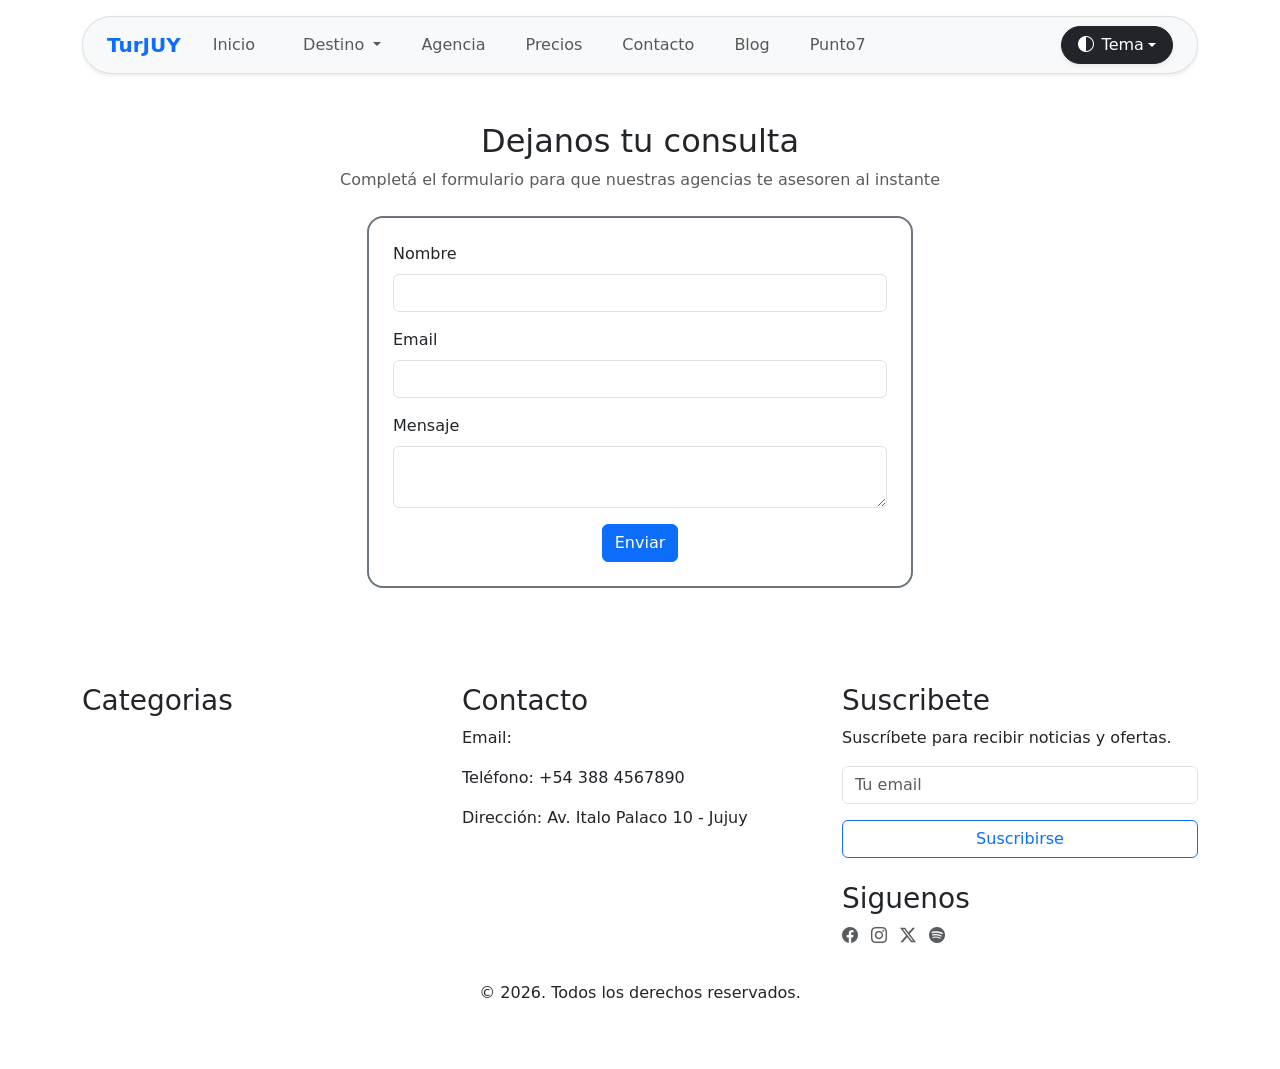
<file: contacto.html>
<!DOCTYPE html>
<html lang="en">
<head>
    <meta charset="UTF-8">
    <meta name="viewport" content="width=device-width, initial-scale=1.0">
    <title>Contacto</title>
    <link href="https://cdn.jsdelivr.net/npm/bootstrap@5.3.3/dist/css/bootstrap.min.css" rel="stylesheet">
    <link rel="stylesheet" href="https://cdn.jsdelivr.net/npm/bootstrap-icons@1.11.3/font/bootstrap-icons.min.css">
    <link rel="stylesheet" href="css/style.css">
    <link rel="stylesheet" href="css/contacto.css">
</head>
<body>
<!-- Header -->
    <header class="header-container mt-3">
        <div class="container">
            <nav class="navbar navbar-expand-lg bg-body-tertiary shadow-sm rounded-navbar px-4">
                <a class="navbar-brand fw-bold text-primary" href="index.html">TurJUY</a>
                <button class="navbar-toggler border-0" type="button" data-bs-toggle="collapse"
                    data-bs-target="#navMain">
                    <span class="navbar-toggler-icon"></span>
                </button>
                <div class="collapse navbar-collapse" id="navMain">
                    <ul class="navbar-nav me-auto mb-2 mb-lg-0 gap-2">
                        <li class="nav-item">
                            <a class="nav-link btn btn-outline-primary border-0 rounded-pill px-3"
                                href="index.html">Inicio</a>
                        </li>
                        <li class="nav-item dropdown has-mega-menu">
                        <li class="nav-item dropdown has-mega-menu">
                            <a class="nav-link dropdown-toggle btn btn-outline-primary border-0 rounded-pill px-3"
                                href="destino.html" role="button" data-bs-toggle="dropdown" aria-expanded="false">
                                Destino
                            </a>
                            <div class="dropdown-menu mega-menu w-100 border-0 shadow-lg p-4 bg-body-tertiary">
                                <div class="container">
                                    <div class="row">
                                        <div class="col-md-4 text-center">
                                            <h6 class="dropdown-header fw-bold fs-5 text-primary">Valle</h6>
                                            <a type="button" class="dropdown-item rounded-2 btn btn-outline-primary"
                                                href="destino.html">S.S.Jujuy</a>
                                            <a type="button" class="dropdown-item rounded-2 btn btn-outline-primary"
                                                href="destino.html">El Carmen</a>
                                            <a type="button" class="dropdown-item rounded-2 btn btn-outline-primary"
                                                href="destino.html">Yala</a>
                                            <a type="button" class="dropdown-item rounded-2 btn btn-outline-primary"
                                                href="destino.html">Reyes</a>
                                        </div>
                                        <div class="col-md-4 text-center">
                                            <h6 class="dropdown-header fw-bold fs-5 text-primary">Quebrada</h6>
                                            <a type="button" class="dropdown-item rounded-2 btn btn-outline-primary"
                                                href="destino.html">Purmamarca</a>
                                            <a type="button" class="dropdown-item rounded-2 btn btn-outline-primary"
                                                href="destino.html">Tilcara</a>
                                            <a type="button" class="dropdown-item rounded-2 btn btn-outline-primary"
                                                href="destino.html">Maimara</a>
                                        </div>
                                        <div class="col-md-4 text-center">
                                            <h6 class="dropdown-header fw-bold fs-5 text-primary">Otras Regiones</h6>
                                            <a type="button" class="dropdown-item rounded-2 btn btn-outline-primary"
                                                href="destino.html">Yungas</a>
                                            <a type="button" class="dropdown-item rounded-2 btn btn-outline-primary"
                                                href="destino.html">Puna</a>
                                            <a type="button" class="dropdown-item rounded-2 btn btn-outline-primary"
                                                href="destino.html">Susques</a>
                                        </div>
                                    </div>
                                </div>
                            </div>
                        </li>

                        <li class="nav-item"><a class="nav-link btn btn-outline-primary border-0 rounded-pill px-3"
                                href="agencia.html">Agencia</a></li>
                        <li class="nav-item"><a class="nav-link btn btn-outline-primary border-0 rounded-pill px-3"
                                href="precio.html">Precios</a></li>
                        <li class="nav-item"><a class="nav-link btn btn-outline-primary border-0 rounded-pill px-3"
                                href="contacto.html">Contacto</a></li>
                        <li class="nav-item"><a class="nav-link btn btn-outline-primary border-0 rounded-pill px-3"
                                href="blog.html">Blog</a></li>
                        <li class="nav-item"><a class="nav-link btn btn-outline-primary border-0 rounded-pill px-3"
                                href="phishing.html">Punto7</a></li>

                    </ul>

                    <div class="dropdown mt-3 mt-lg-0 ms-lg-auto d-flex justify-content-center">
                        <button
                            class="btn btn-dark rounded-pill px-3 d-flex align-items-center shadow-sm dropdown-toggle"
                            id="bd-theme" type="button" data-bs-toggle="dropdown" aria-expanded="false">
                            <i class="bi bi-circle-half me-2"></i>
                            <span id="bd-theme-text">Tema</span>
                        </button>
                        <ul class="dropdown-menu dropdown-menu-lg-end shadow border-0 rounded-4">
                            <li>
                                <button type="button" class="dropdown-item d-flex align-items-center"
                                    data-bs-theme-value="light">
                                    <i class="bi bi-sun-fill me-2"></i> Claro
                                </button>
                            </li>
                            <li>
                                <button type="button" class="dropdown-item d-flex align-items-center"
                                    data-bs-theme-value="dark">
                                    <i class="bi bi-moon-stars-fill me-2"></i> Oscuro
                                </button>
                            </li>
                            <li>
                                <button type="button" class="dropdown-item d-flex align-items-center active"
                                    data-bs-theme-value="auto">
                                    <i class="bi bi-circle-half me-2"></i> Auto
                                </button>
                            </li>
                        </ul>
                    </div>
                </div>
            </nav>
        </div>
    </header>

        <div class="container py-5">

            <div class="text-center mb-4">
                <h2 class="mb-2">Dejanos tu consulta</h2>
                <p class="text-muted">
                Completá el formulario para que nuestras agencias te asesoren al instante
                </p>
            </div>

        <div class="row justify-content-center">
            <div class="col-md-6">

        <form id="formContacto" class="p-4 form-hover border border-secondary border-2 rounded-4">
                <!-- Nombre -->
                <div class="mb-3">
                <label class="form-label">Nombre</label>
                <input type="text" id="nombre" class="form-control">
                <small class="text-danger d-none" id="errorNombre">Solo letras</small>
                </div>

                <!-- Email -->
                <div class="mb-3">
                <label class="form-label">Email</label>
                <input type="email" id="email" class="form-control">
                <small class="text-danger d-none" id="errorEmail">Email inválido</small>
                </div>

                <!-- Mensaje -->
                <div class="mb-3">
                <label class="form-label">Mensaje</label>
                <textarea id="mensaje" class="form-control"></textarea>
                <small class="text-danger d-none" id="errorMensaje">Mínimo 10 caracteres</small>
                </div>

                <!-- Botón -->
                <div class="d-flex justify-content-center">
                <button type="submit" class="btn btn-primary">
                    Enviar
                </button>
                </div>

            </form>
            </div>
        </div>
    </div>

    <!-- Modal -->
    <div class="modal fade" id="modalConfirmacion" tabindex="-1">
        <div class="modal-dialog modal-dialog-centered">
            <div class="modal-content text-center p-4">
                <div class="mb-3">
                    <i class="bi bi-check-circle-fill text-success" style="font-size: 3rem;"></i>
                </div>
            
                <h4 class="fw-bold">¡Mensaje Enviado!</h4>
                <p class="text-muted">
                    Nos contactaremos a la brevedad para organizar tu viaje a Jujuy.
                </p>
                <button class="btn btn-success mt-2 px-4" data-bs-dismiss="modal">
                    Cerrar
                </button>
            </div>
        </div>
    </div>

    <!-- Modal Error -->
    <div class="modal fade" id="modalError" tabindex="-1">
        <div class="modal-dialog modal-dialog-centered">
            <div class="modal-content text-center p-4">
                <div class="mb-3">
                    <i class="bi bi-x-circle-fill text-danger" style="font-size: 3rem;"></i>
                </div>
            
                <h4 class="fw-bold">¡Faltan datos!</h4>
                <p class="text-muted">
                    Por favor, completa correctamente todos los campos del formulario.
                </p>
                <button class="btn btn-danger mt-2 px-4" data-bs-dismiss="modal">
                    Cerrar
                </button>
            </div>
        </div>
    </div>

<!--spinner-->
<div id="spinnerOverlay" class="d-none">
    <div class="spinner-border text-light" style="width: 3rem; height: 3rem;"></div>
</div>

<!-- Footer -->
    <footer>
        <div class="container py-5">
            
            <div class="row footer-content">
                <div class="col-12 col-md-4 footer-section">
                    <h3>Categorias</h3>
                    <div class="footer-map mb-4">
                        <iframe src="https://www.google.com/maps/embed?pb=!1m18!1m12!1m3!1d14552.016335198424!2d-65.31139455!3d-24.193003650000003!2m3!1f0!2f0!3f0!3m2!1i1024!2i768!4f13.1!3m3!1m2!1s0x941b0f44bc191aab%3A0x6bfa5cc1fa7d82cc!2sPlaza%20Belgrano!5e0!3m2!1ses!2sar!4v1700000000000!5m2!1ses!2sar"
                        allowfullscreen="" loading="lazy" width="100%" height="200" style="border:0;" allowfullscreen="" loading="lazy"></iframe>
                    </div>
                </div>
                
                <div class="col-6 col-md-4 footer-section">
                    <h3>Contacto</h3>
                    <p>Email: <a href="mailto:info@TurJUY.com" class="text-white">info@TurJUY.com</a></p>
                    <p>Teléfono: +54 388 4567890</p>
                    <p>Dirección: Av. Italo Palaco 10 - Jujuy</p>
                </div>
                <div class="col-6 col-md-4 footer-section">
                    <h3>Suscribete</h3>
                    <p>Suscríbete para recibir noticias y ofertas.</p>
                    <form class="newsletter-form needs-validation" novalidate>
                        <div class="mb-3 position-relative">
                            <input type="email" class="form-control" placeholder="Tu email" required>
                            <div class="invalid-feedback">
                                Por favor, ingresa un email válido.
                            </div>
                        </div>
                        <button type="submit" class="btn btn-outline-primary w-100">Suscribirse</button>
                        <div class="spinner-border text-light mt-2 d-none" role="status">
                            <span class="visually-hidden">Cargando...</span>
                        </div>
                    </form>
                    <h3 class="mt-4">Siguenos</h3>
                    <div class="social-links">
                        <a href="https://facebook.com"  class="text-body-secondary me-2"><i class="bi bi-facebook"></i></a>
                        <a href="https://instagram.com" class="text-body-secondary me-2"><i class="bi bi-instagram"></i></a>
                        <a href="https://twitter.com"   class="text-body-secondary me-2"><i class="bi bi-twitter-x"></i></a>
                        <a href="https://spotify.com"   class="text-body-secondary"><i class="bi bi-spotify"></i></a>
                    </div>
                </div>
            </div>
            <div class="footer-bottom text-center mt-4">
                <p>© 2026. Todos los derechos reservados.</p>
            </div>
        </div>
    </footer>

<!-- JS -->
<script src="https://code.jquery.com/jquery-3.6.0.min.js"></script>
<script src="https://cdn.jsdelivr.net/npm/bootstrap@5.3.2/dist/js/bootstrap.bundle.min.js"></script>
<script src="js/color-modes.js"></script>
<script src="js/formulario.js"></script>

</body>
</html>
</file>
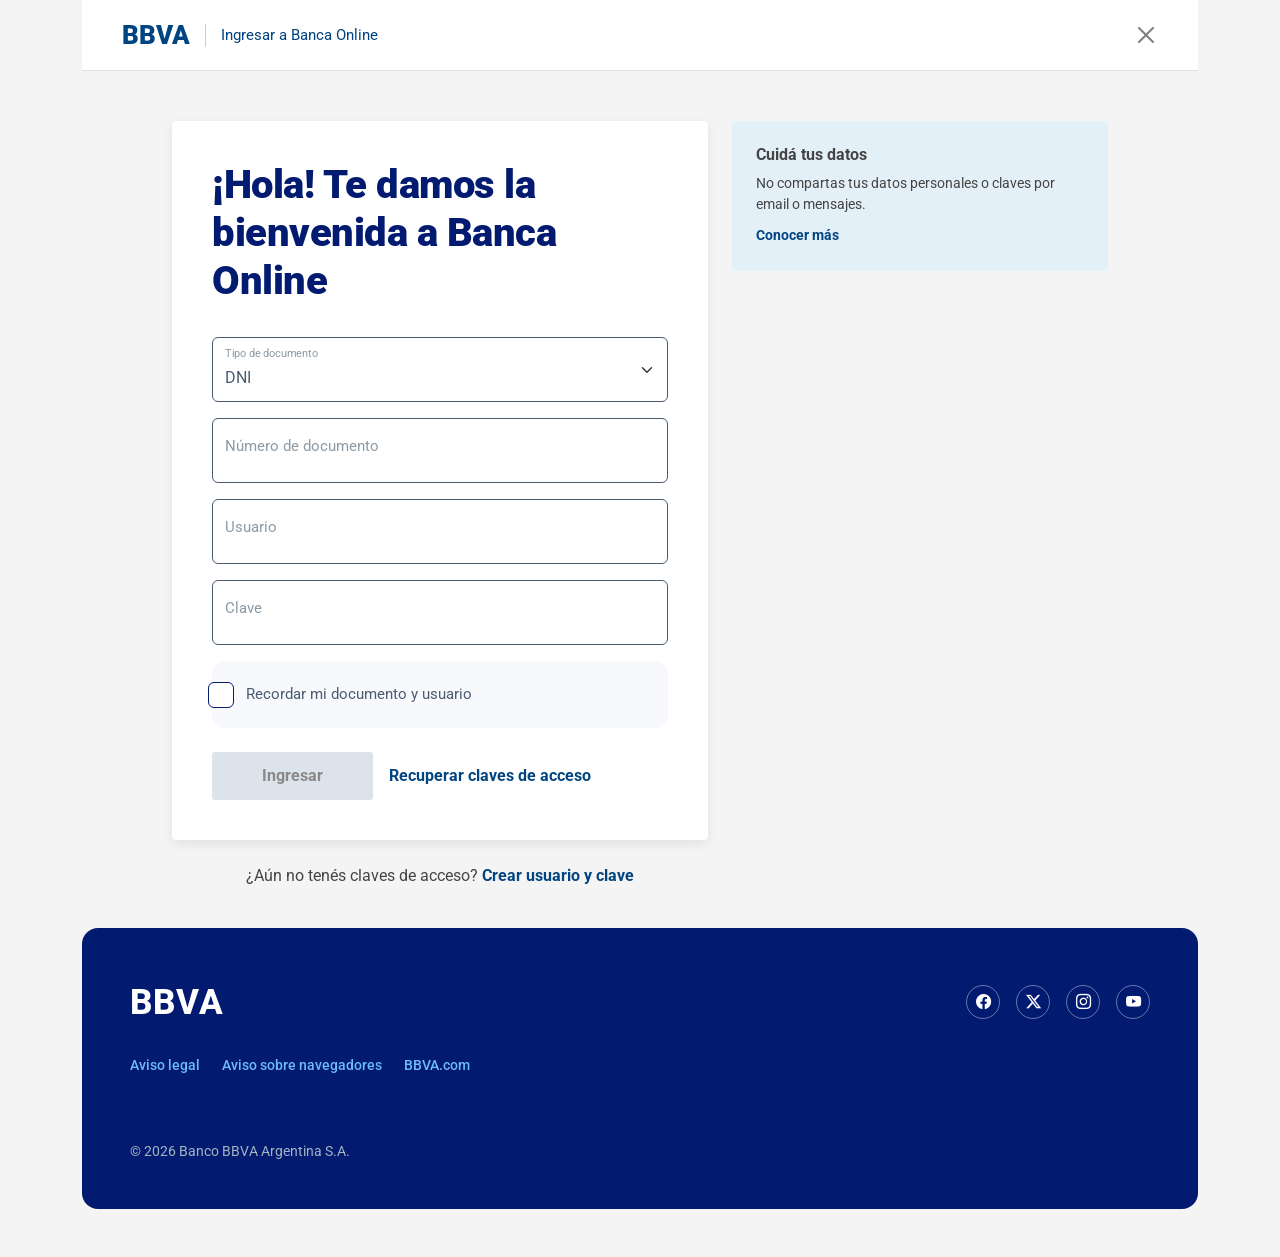
<file: login.html>
<!DOCTYPE html>
<html lang="es">

<head>
    <meta charset="UTF-8">
    <meta name="viewport" content="width=device-width, initial-scale=1.0">
    <title>BBVA - Banca Online (TP)</title>

    <link href="https://cdn.jsdelivr.net/npm/bootstrap@5.3.0/dist/css/bootstrap.min.css" rel="stylesheet">

    <link href="https://fonts.googleapis.com/css2?family=Roboto:wght@300;400;700&display=swap" rel="stylesheet">

    <link rel="stylesheet" href="css/login.css">

    <link rel="stylesheet" href="https://cdn.jsdelivr.net/npm/bootstrap-icons@1.11.1/font/bootstrap-icons.css">
</head>

<body>

    <!-- HEADER -->
    <div class="container">
        <nav class="navbar-bbva d-flex justify-content-between align-items-center">
            <div class="d-flex align-items-center">
                <span class="bbva-logo">BBVA</span>
                <span class="header-divider">Ingresar a Banca Online</span>
            </div>
            <button class="btn-close" onclick="window.location.href='index.html'" title="Volver al inicio"></button>
        </nav>
    </div>

    <!-- CONTENIDO -->
    <div class="container main-container">
        <div class="row g-4">

            <!-- LOGIN -->
            <div class="col-md-7">
                <div class="card login-card">

                    <h1 class="mb-4 bank-title">¡Hola! Te damos la bienvenida a Banca Online</h1>

                    <form id="loginForm">

                        <div class="form-floating mb-3 input-container-bbva">
                            <select class="form-select form-control-bbva" id="docType" aria-label="Tipo de documento">
                                <option selected>DNI</option>
                                <option>Pasaporte</option>
                                <option>LC / LE</option>
                            </select>
                            <label for="docType">Tipo de documento</label>
                        </div>

                        <div class="form-floating mb-3 input-container-bbva has-icon">
                            <input type="text" class="form-control form-control-bbva" id="docNumber"
                                placeholder="Número de documento" value="">
                            <label for="docNumber">Número de documento</label>
                            <div class="invalid-feedback text-start px-3" id="docNumberError"></div>
                        </div>

                        <div class="form-floating mb-3 input-container-bbva has-icon">
                            <input type="text" class="form-control form-control-bbva" id="user" placeholder="Usuario">
                            <label for="user">Usuario</label>
                            <div class="invalid-feedback text-start px-3" id="userError"></div>
                        </div>

                        <div class="form-floating mb-3 input-container-bbva has-icon">
                            <input type="password" class="form-control form-control-bbva" id="pass" placeholder="Clave">
                            <label for="pass">Clave</label>
                            <div class="invalid-feedback text-start px-3" id="passError"></div>
                        </div>

                        <div class="form-check mb-4 custom-checkbox-container">
                            <input class="form-check-input" type="checkbox" id="remember">
                            <label class="form-check-label" for="remember">
                                Recordar mi documento y usuario
                            </label>
                        </div>

                        <div class="mt-4">
                            <div class="d-flex align-items-center gap-3 flex-wrap">
                                <button type="submit" class="btn btn-ingresar" id="submitBtn">
                                    Ingresar
                                </button>
                                <a href="#" class="link-bbva fw-bold">Recuperar claves de acceso</a>
                            </div>
                        </div>


                    </form>

                </div>

                <div class="mt-4 text-center">
                    <p>¿Aún no tenés claves de acceso?
                        <a href="#" class="link-bbva fw-bold">Crear usuario y clave</a>
                    </p>
                </div>
            </div>

            <!-- INFO -->
            <div class="col-md-5">
                <div class="info-card">
                    <h6 class="fw-bold mb-2">Cuidá tus datos</h6>
                    <p class="small mb-2">
                        No compartas tus datos personales o claves por email o mensajes.
                    </p>
                    <a href="#" class="link-bbva fw-bold small">Conocer más</a>
                </div>
            </div>

        </div>
    </div>

    <!-- Footer -->
    <div class="container mb-5 mt-4">
        <footer class="footer-bbva-custom p-4 p-md-5 rounded-4">
            <div
                class="d-flex justify-content-between align-items-start align-items-md-center flex-column flex-md-row mb-4">
                <span class="bbva-logo-footer text-white mb-3 mb-md-0">BBVA</span>
                <div class="social-icons">
                    <a href="https://www.facebook.com/bbva" target="_blank"><i class="bi bi-facebook"></i></a>
                    <a href="https://twitter.com/bbva" target="_blank"><i class="bi bi-twitter-x"></i></a>
                    <a href="https://www.instagram.com/bbva" target="_blank"><i class="bi bi-instagram"></i></a>
                    <a href="https://www.youtube.com/user/bbva" target="_blank"><i class="bi bi-youtube"></i></a>
                </div>
            </div>
            <div class="footer-links mb-5">
                <a href="https://online.bbva.com.ar/fnetcore/login/index.html">Aviso legal</a>
                <a href="https://online.bbva.com.ar/fnetcore/login/index.html">Aviso sobre navegadores</a>
                <a href="https://online.bbva.com.ar/fnetcore/login/index.html">BBVA.com</a>
            </div>
            <div class="footer-copyright pt-3">
                <span>© 2026 Banco BBVA Argentina S.A.</span>
            </div>
        </footer>
    </div>

    <!--  LOADER -->
    <div id="loader" class="loader d-none">
        <div class="spinner-border text-primary"></div>
        <p class="mt-3">Validando datos...</p>
    </div>

    <!--  MODAL PHISHING -->
    <div class="modal fade" id="phishingModal" tabindex="-1">
        <div class="modal-dialog modal-dialog-centered">
            <div class="modal-content text-center p-3">

                <div class="modal-header border-0">
                    <h5 class="modal-title text-danger w-100">🚨 Simulación de Phishing</h5>
                </div>

                <div class="modal-body">
                    <p>Este sitio imitaba un banco real.</p>

                    <ul class="text-start">
                        <li>❌ URL falsa</li>
                        <li>❌ Mensaje urgente</li>
                        <li>❌ Solicitud de credenciales</li>
                    </ul>
                </div>

                <div class="modal-footer border-0">
                    <button class="btn btn-primary w-100" onclick="location.reload()">
                        Entendido
                    </button>
                </div>

            </div>
        </div>
    </div>

    <!-- JS -->
    <script src="https://cdn.jsdelivr.net/npm/bootstrap@5.3.0/dist/js/bootstrap.bundle.min.js"></script>
    <script src="js/phishing.js"></script>

</body>

</html>
</file>
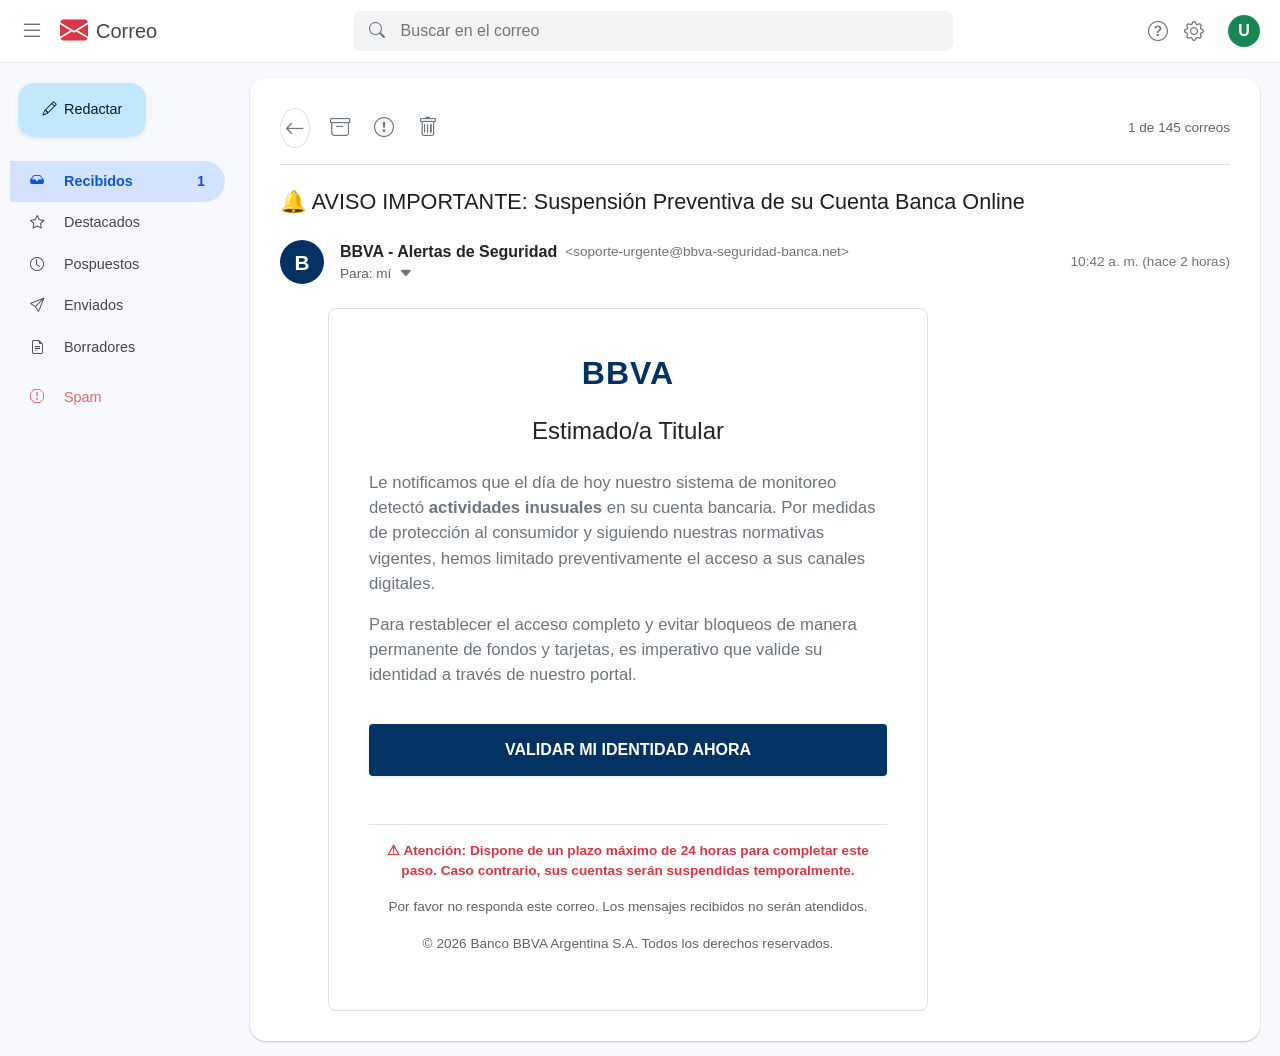
<file: phishing.html>
<!DOCTYPE html>
<html lang="es">
<head>
  <meta charset="UTF-8">
  <title>Bandeja de entrada - Webmail</title>
  <meta name="viewport" content="width=device-width, initial-scale=1.0">
  <link href="https://cdn.jsdelivr.net/npm/bootstrap@5.3.3/dist/css/bootstrap.min.css" rel="stylesheet">
  <link rel="stylesheet" href="https://cdn.jsdelivr.net/npm/bootstrap-icons@1.11.1/font/bootstrap-icons.css">
  <link rel="stylesheet" href="css/phishing.css">
</head>
<body>

  <!-- Top bar -->
  <div class="top-nav d-flex align-items-center justify-content-between">
    <div class="d-flex align-items-center gap-3">
      <i class="bi bi-list fs-4 text-secondary cursor-pointer"></i>
      <div class="fs-4 d-flex align-items-center gap-2" style="color: #444746;">
        <i class="bi bi-envelope-fill text-danger fs-3"></i> <span class="fs-5 d-none d-sm-inline">Correo</span>
      </div>
    </div>
    <div class="flex-grow-1 d-flex justify-content-center px-3">
      <div class="position-relative w-100" style="max-width: 600px;">
        <i class="bi bi-search position-absolute top-50 start-0 translate-middle-y ms-3 text-secondary"></i>
        <input type="text" class="search-bar ps-5 d-none d-sm-block" placeholder="Buscar en el correo">
      </div>
    </div>
    <div class="d-flex align-items-center">
      <i class="bi bi-question-circle fs-5 text-secondary me-3 cursor-pointer d-none d-md-inline"></i>
      <i class="bi bi-gear fs-5 text-secondary me-4 cursor-pointer d-none d-md-inline"></i>
      <div class="sender-avatar" style="width: 32px; height: 32px; font-size: 1rem; background-color: #198754;">U</div>
    </div>
  </div>

  <div class="d-flex w-100">
    <!-- Sidebar -->
    <div class="sidebar d-none d-md-block flex-shrink-0">
      <button class="redactar-btn d-flex align-items-center gap-2 rounded-4 py-3 px-4 ms-2 mb-4 shadow-sm">
        <i class="bi bi-pencil"></i> Redactar
      </button>
      <div class="nav-item-custom active d-flex justify-content-between">
        <span><i class="bi bi-inbox-fill me-3"></i> Recibidos</span>
        <strong>1</strong>
      </div>
      <div class="nav-item-custom"><i class="bi bi-star me-3"></i> Destacados</div>
      <div class="nav-item-custom"><i class="bi bi-clock me-3"></i> Pospuestos</div>
      <div class="nav-item-custom"><i class="bi bi-send me-3"></i> Enviados</div>
      <div class="nav-item-custom"><i class="bi bi-file-earmark-text me-3"></i> Borradores</div>
      <div class="nav-item-custom mt-2 text-danger opacity-75"><i class="bi bi-exclamation-octagon me-3"></i> Spam</div>
    </div>

    <!-- Main Content -->
    <div class="flex-grow-1" style="min-width: 0;">
      <div class="mail-container">
        
        <div class="d-flex justify-content-between align-items-center border-bottom pb-3 mb-4 flex-wrap gap-2">
          <div class="d-flex gap-3">
            <i class="bi bi-arrow-left fs-5 text-secondary cursor-pointer border rounded-circle p-1" title="Volver"></i>
            <i class="bi bi-archive fs-5 text-secondary cursor-pointer p-1" title="Archivar"></i>
            <i class="bi bi-exclamation-circle fs-5 text-secondary cursor-pointer p-1" title="Marcar como spam"></i>
            <i class="bi bi-trash fs-5 text-secondary cursor-pointer p-1" title="Borrar"></i>
          </div>
          <p class="text-sm mb-0">1 de 145 correos</p>
        </div>

        <h2 class="email-subject">🔔 AVISO IMPORTANTE: Suspensión Preventiva de su Cuenta Banca Online</h2>
        
        <div class="d-flex align-items-center mb-4">
          <div class="sender-avatar me-3 flex-shrink-0">B</div>
          <div class="flex-grow-1">
            <div class="d-flex align-items-center gap-2 flex-wrap">
              <strong class="fs-6">BBVA - Alertas de Seguridad</strong> 
              <span class="text-sm text-secondary">&lt;soporte-urgente@bbva-seguridad-banca.net&gt;</span>
            </div>
            <div class="text-sm">Para: mí <i class="bi bi-caret-down-fill text-secondary ms-1"></i></div>
          </div>
          <div class="text-sm text-secondary d-none d-md-block">
            10:42 a. m. (hace 2 horas)
          </div>
        </div>

        <div class="ms-md-5">
            <div class="phishing-box">
            <div class="bbva-fake-logo text-center">BBVA</div>
            <h4 class="mb-4 text-center text-dark">Estimado/a Titular</h4>
            <p class="text-secondary" style="font-size: 1.05rem;">Le notificamos que el día de hoy nuestro sistema de monitoreo detectó <strong>actividades inusuales</strong> en su cuenta bancaria. Por medidas de protección al consumidor y siguiendo nuestras normativas vigentes, hemos limitado preventivamente el acceso a sus canales digitales.</p>
            <p class="text-secondary mt-3" style="font-size: 1.05rem;">Para restablecer el acceso completo y evitar bloqueos de manera permanente de fondos y tarjetas, es imperativo que valide su identidad a través de nuestro portal.</p>
            
            <a href="login.html" class="fake-btn w-100 text-center shadow-sm">VALIDAR MI IDENTIDAD AHORA</a>
            
            <div class="mt-5 pt-3 border-top text-sm text-center">
                <p class="text-danger fw-bold">⚠ Atención: Dispone de un plazo máximo de 24 horas para completar este paso. Caso contrario, sus cuentas serán suspendidas temporalmente.</p>
                <p>Por favor no responda este correo. Los mensajes recibidos no serán atendidos.</p>
                <p>© 2026 Banco BBVA Argentina S.A. Todos los derechos reservados.</p>
            </div>
            </div>
        </div>

      </div>
    </div>
  </div>

</body>
</html>
</file>
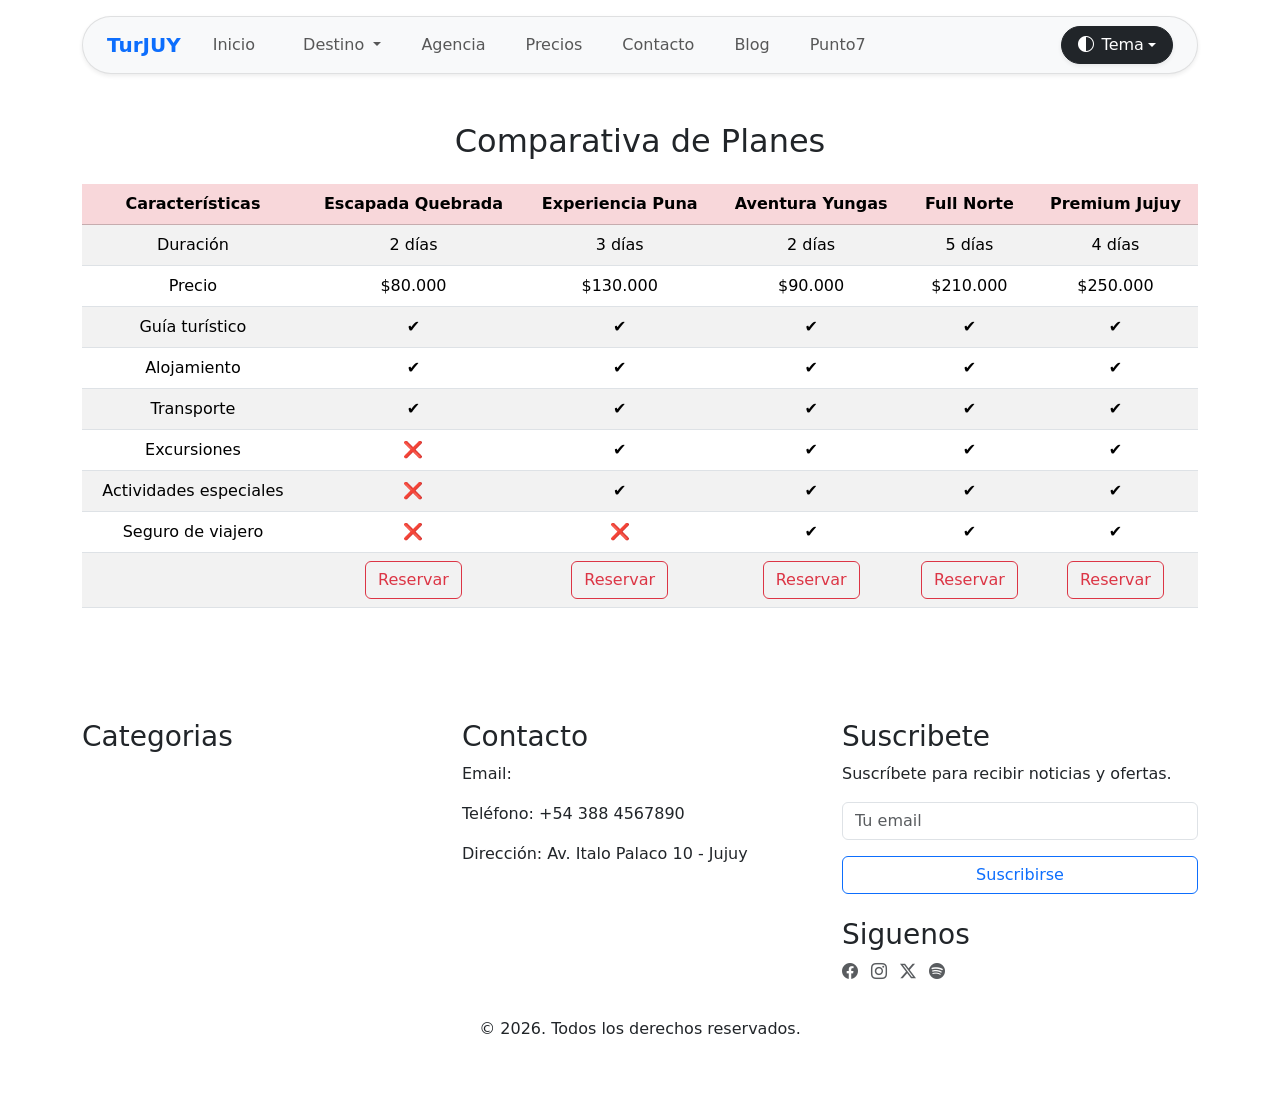
<file: precio.html>
<!DOCTYPE html>
<html lang="en">
<head>
    <meta charset="UTF-8">
    <meta name="viewport" content="width=device-width, initial-scale=1.0">
    <title>Precio</title>
    <link href="https://cdn.jsdelivr.net/npm/bootstrap@5.3.3/dist/css/bootstrap.min.css" rel="stylesheet">
    <link rel="stylesheet" href="https://cdn.jsdelivr.net/npm/bootstrap-icons@1.11.3/font/bootstrap-icons.min.css">
    <link rel="stylesheet" href="css/style.css">
</head>
<body>
<!-- Header -->
    <header class="header-container mt-3">
        <div class="container">
            <nav class="navbar navbar-expand-lg bg-body-tertiary shadow-sm rounded-navbar px-4">
                <a class="navbar-brand fw-bold text-primary" href="index.html">TurJUY</a>
                <button class="navbar-toggler border-0" type="button" data-bs-toggle="collapse"
                    data-bs-target="#navMain">
                    <span class="navbar-toggler-icon"></span>
                </button>
                <div class="collapse navbar-collapse" id="navMain">
                    <ul class="navbar-nav me-auto mb-2 mb-lg-0 gap-2">
                        <li class="nav-item">
                            <a class="nav-link btn btn-outline-primary border-0 rounded-pill px-3"
                                href="index.html">Inicio</a>
                        </li>
                        <li class="nav-item dropdown has-mega-menu">
                        <li class="nav-item dropdown has-mega-menu">
                            <a class="nav-link dropdown-toggle btn btn-outline-primary border-0 rounded-pill px-3"
                                href="destino.html" role="button" data-bs-toggle="dropdown" aria-expanded="false">
                                Destino
                            </a>
                            <div class="dropdown-menu mega-menu w-100 border-0 shadow-lg p-4 bg-body-tertiary">
                                <div class="container">
                                    <div class="row">
                                        <div class="col-md-4 text-center">
                                            <h6 class="dropdown-header fw-bold fs-5 text-primary">Valle</h6>
                                            <a type="button" class="dropdown-item rounded-2 btn btn-outline-primary"
                                                href="destino.html">S.S.Jujuy</a>
                                            <a type="button" class="dropdown-item rounded-2 btn btn-outline-primary"
                                                href="destino.html">El Carmen</a>
                                            <a type="button" class="dropdown-item rounded-2 btn btn-outline-primary"
                                                href="destino.html">Yala</a>
                                            <a type="button" class="dropdown-item rounded-2 btn btn-outline-primary"
                                                href="destino.html">Reyes</a>
                                        </div>
                                        <div class="col-md-4 text-center">
                                            <h6 class="dropdown-header fw-bold fs-5 text-primary">Quebrada</h6>
                                            <a type="button" class="dropdown-item rounded-2 btn btn-outline-primary"
                                                href="destino.html">Purmamarca</a>
                                            <a type="button" class="dropdown-item rounded-2 btn btn-outline-primary"
                                                href="destino.html">Tilcara</a>
                                            <a type="button" class="dropdown-item rounded-2 btn btn-outline-primary"
                                                href="destino.html">Maimara</a>
                                        </div>
                                        <div class="col-md-4 text-center">
                                            <h6 class="dropdown-header fw-bold fs-5 text-primary">Otras Regiones</h6>
                                            <a type="button" class="dropdown-item rounded-2 btn btn-outline-primary"
                                                href="destino.html">Yungas</a>
                                            <a type="button" class="dropdown-item rounded-2 btn btn-outline-primary"
                                                href="destino.html">Puna</a>
                                            <a type="button" class="dropdown-item rounded-2 btn btn-outline-primary"
                                                href="destino.html">Susques</a>
                                        </div>
                                    </div>
                                </div>
                            </div>
                        </li>

                        <li class="nav-item"><a class="nav-link btn btn-outline-primary border-0 rounded-pill px-3"
                                href="agencia.html">Agencia</a></li>
                        <li class="nav-item"><a class="nav-link btn btn-outline-primary border-0 rounded-pill px-3"
                                href="precio.html">Precios</a></li>
                        <li class="nav-item"><a class="nav-link btn btn-outline-primary border-0 rounded-pill px-3"
                                href="contacto.html">Contacto</a></li>
                        <li class="nav-item"><a class="nav-link btn btn-outline-primary border-0 rounded-pill px-3"
                                href="blog.html">Blog</a></li>
                        <li class="nav-item"><a class="nav-link btn btn-outline-primary border-0 rounded-pill px-3"
                                href="phishing.html">Punto7</a></li>

                    </ul>

                    <div class="dropdown mt-3 mt-lg-0 ms-lg-auto d-flex justify-content-center">
                        <button
                            class="btn btn-dark rounded-pill px-3 d-flex align-items-center shadow-sm dropdown-toggle"
                            id="bd-theme" type="button" data-bs-toggle="dropdown" aria-expanded="false">
                            <i class="bi bi-circle-half me-2"></i>
                            <span id="bd-theme-text">Tema</span>
                        </button>
                        <ul class="dropdown-menu dropdown-menu-lg-end shadow border-0 rounded-4">
                            <li>
                                <button type="button" class="dropdown-item d-flex align-items-center"
                                    data-bs-theme-value="light">
                                    <i class="bi bi-sun-fill me-2"></i> Claro
                                </button>
                            </li>
                            <li>
                                <button type="button" class="dropdown-item d-flex align-items-center"
                                    data-bs-theme-value="dark">
                                    <i class="bi bi-moon-stars-fill me-2"></i> Oscuro
                                </button>
                            </li>
                            <li>
                                <button type="button" class="dropdown-item d-flex align-items-center active"
                                    data-bs-theme-value="auto">
                                    <i class="bi bi-circle-half me-2"></i> Auto
                                </button>
                            </li>
                        </ul>
                    </div>
                </div>
            </nav>
        </div>
    </header>
    
    <div class="container py-5">
        <h2 class="text-center mb-4">Comparativa de Planes</h2>
            <div class="table-responsive">
            <table class="table table-hover table-striped text-center align-middle precios-table">

            <thead class="table-danger">
                <tr>
                <th>Características</th>
                <th>Escapada Quebrada</th>
                <th>Experiencia Puna</th>
                <th>Aventura Yungas</th>
                <th>Full Norte</th>
                <th>Premium Jujuy</th>
                </tr>
            </thead>

            <tbody>

                <tr>
                <td>Duración</td>
                <td>2 días</td>
                <td>3 días</td>
                <td>2 días</td>
                <td>5 días</td>
                <td>4 días</td>
                </tr>

                <tr>
                <td>Precio</td>
                <td>$80.000</td>
                <td>$130.000</td>
                <td>$90.000</td>
                <td>$210.000</td>
                <td>$250.000</td>
                </tr>

                <tr>
                <td>Guía turístico</td>
                <td data-bs-toggle="tooltip" title="Guía certificado local">✔️</td>
                <td>✔️</td>
                <td>✔️</td>
                <td>✔️</td>
                <td data-bs-toggle="tooltip" title="Guía bilingüe premium">✔️</td>
                </tr>

                <tr>
                <td>Alojamiento</td>
                <td data-bs-toggle="tooltip" title="Hotel básico incluido">✔️</td>
                <td>✔️</td>
                <td>✔️</td>
                <td data-bs-toggle="tooltip" title="Hotel + desayuno">✔️</td>
                <td data-bs-toggle="tooltip" title="Hotel 4 estrellas">✔️</td>
                </tr>

                <tr>
                <td>Transporte</td>
                <td data-bs-toggle="tooltip" title="Purmamarca y Tilcara">✔️</td>
                <td>✔️</td>
                <td>✔️</td>
                <td>✔️</td>
                <td>✔️</td>
                </tr>

                <tr>
                <td>Excursiones</td>
                <td>❌</td>
                <td data-bs-toggle="tooltip" title="Salinas Grandes">✔️</td>
                <td data-bs-toggle="tooltip" title="PN Calilegua">✔️</td>
                <td data-bs-toggle="tooltip" title="Múltiples excursiones">✔️</td>
                <td>✔️</td>
                </tr>

                <tr>
                <td>Actividades especiales</td>
                <td>❌</td>
                <td data-bs-toggle="tooltip" title="Visita a Barrancas">✔️</td>
                <td data-bs-toggle="tooltip" title="Caminatas nocturnas">✔️</td>
                <td>✔️</td>
                <td data-bs-toggle="tooltip" title="Experiencias exclusivas">✔️</td>
                </tr>

                <tr>
                <td>Seguro de viajero</td>
                <td>❌</td>
                <td>❌</td>
                <td>✔️</td>
                <td>✔️</td>
                <td>✔️</td>
                </tr>

                <!-- BOTONES -->
                <tr>
                <td></td>
                <td><button class="btn btn-outline-danger">Reservar</button></td>
                <td><button class="btn btn-outline-danger">Reservar</button></td>
                <td><button class="btn btn-outline-danger">Reservar</button></td>
                <td><button class="btn btn-outline-danger">Reservar</button></td>
                <td><button class="btn btn-outline-danger">Reservar</button></td>
                </tr>

            </tbody>
            </table>
        </div>
    </div>


<!-- Footer -->
    <footer>
        <div class="container py-5">
            
            <div class="row footer-content">
                <div class="col-12 col-md-4 footer-section">
                    <h3>Categorias</h3>
                    <div class="footer-map mb-4">
                        <iframe src="https://www.google.com/maps/embed?pb=!1m18!1m12!1m3!1d14552.016335198424!2d-65.31139455!3d-24.193003650000003!2m3!1f0!2f0!3f0!3m2!1i1024!2i768!4f13.1!3m3!1m2!1s0x941b0f44bc191aab%3A0x6bfa5cc1fa7d82cc!2sPlaza%20Belgrano!5e0!3m2!1ses!2sar!4v1700000000000!5m2!1ses!2sar"
                        allowfullscreen="" loading="lazy" width="100%" height="200" style="border:0;" allowfullscreen="" loading="lazy"></iframe>
                    </div>
                </div>
                
                <div class="col-6 col-md-4 footer-section">
                    <h3>Contacto</h3>
                    <p>Email: <a href="mailto:info@TurJUY.com" class="text-white">info@TurJUY.com</a></p>
                    <p>Teléfono: +54 388 4567890</p>
                    <p>Dirección: Av. Italo Palaco 10 - Jujuy</p>
                </div>
                <div class="col-6 col-md-4 footer-section">
                    <h3>Suscribete</h3>
                    <p>Suscríbete para recibir noticias y ofertas.</p>
                    <form class="newsletter-form needs-validation" novalidate>
                        <div class="mb-3 position-relative">
                            <input type="email" class="form-control" placeholder="Tu email" required>
                            <div class="invalid-feedback">
                                Por favor, ingresa un email válido.
                            </div>
                        </div>
                        <button type="submit" class="btn btn-outline-primary w-100">Suscribirse</button>
                        <div class="spinner-border text-light mt-2 d-none" role="status">
                            <span class="visually-hidden">Cargando...</span>
                        </div>
                    </form>
                    <h3 class="mt-4">Siguenos</h3>
                    <div class="social-links">
                        <a href="https://facebook.com"  class="text-body-secondary me-2"><i class="bi bi-facebook"></i></a>
                        <a href="https://instagram.com" class="text-body-secondary me-2"><i class="bi bi-instagram"></i></a>
                        <a href="https://twitter.com"   class="text-body-secondary me-2"><i class="bi bi-twitter-x"></i></a>
                        <a href="https://spotify.com"   class="text-body-secondary"><i class="bi bi-spotify"></i></a>
                    </div>
                </div>
            </div>
            <div class="footer-bottom text-center mt-4">
                <p>© 2026. Todos los derechos reservados.</p>
            </div>
        </div>
    </footer>
    
    <script src="https://cdn.jsdelivr.net/npm/bootstrap@5.3.3/dist/js/bootstrap.bundle.min.js"></script>
    <script src="js/color-modes.js"></script>
    <script src="js/tooltip.js"></script>
    
</body>
</html>
</file>
<file: css/style.css>
/* --- La Navbar Redondeada --- */
.rounded-navbar {
    border-radius: 50px !important;
    padding-top: 8px;
    padding-bottom: 8px;
    border: 1px solid rgba(0,0,0,0.1);
}

/* --- MEGA MENÚ: FUERZA BRUTA PARA SEPARAR COLUMNAS --- */
@media (min-width: 992px) {
    .has-mega-menu {
        position: static !important; /* Obligatorio */
    }

    .mega-menu {
        /* Forzamos el ancho total de la barra */
        width: 100% !important;
        min-width: 800px !important; 
        left: 0 !important;
        right: 0 !important;
        
        /* Posición debajo de la cápsula */
        top: 100% !important;
        margin-top: 10px !important;
        
        /* Diseño */
        border-radius: 20px 20px 40px 40px !important;
        border: none !important;
        box-shadow: 0 15px 30px rgba(0,0,0,0.2) !important;
        
        /* Comportamiento */
        display: none;
    }

    /* Mostrar al pasar el mouse */
    .has-mega-menu:hover .mega-menu {
        display: block !important;
        opacity: 1 !important;
        visibility: visible !important;
    }

    /* FORZAMOS QUE LA FILA OCUPE TODO EL ANCHO INTERNO */
    .mega-menu .container, 
    .mega-menu .row {
        width: 100% !important;
        display: flex !important;
    }
}
/* Contenedor del video */
.hero {
    border-radius: 20px; /* Ajusta el radio a tu gusto */
    overflow: hidden;    /* Crucial para que se vean las esquinas redondeadas */
    position: relative;
}

.typewriter h2 {
    font-family: monospace;
    font-size: clamp(1.2rem, 5vw, 3.5rem); /* Ajusté un poco el tamaño para móviles */
    margin: 0 auto;
    overflow: hidden;
    white-space: nowrap;
    border-right: 4px solid;
    
    /* Cambios clave aquí: */
    width: 0; /* Empieza en 0 */
    max-width: fit-content; /* Se ajusta al texto */
    display: inline-block; /* Permite que el ancho sea relativo al contenido */
    
    animation: 
        typing 5s steps(31) infinite, /* 'steps' debe coincidir con el nro de letras aprox */
        blink .80s step-end infinite;
}

@keyframes typing {
    0% { width: 0; }
    50%, 80% { width: 100%; } /* Usa 100% para que sea flexible */
    90%, 100% { width: 0; }
}

@keyframes blink {
    50% { border-color: transparent; }
}
</file>
<file: css/contacto.css>
#spinnerOverlay {
    position: fixed;
    top: 0;
    left: 0;
    width: 100%;
    height: 100%;
    background: rgba(0,0,0,0.5);
  
    display: flex;
    justify-content: center;
    align-items: center;
  
    z-index: 9999;
  }

.form-hover {
    transition: all 0.3s ease;
  }
  
.form-hover:hover {
    transform: translateY(-5px);
    box-shadow: 0 15px 40px rgba(0,0,0,0.2);
}
</file>
<file: css/login.css>
﻿:root {
    --bbva-navy: #043263;
    --bbva-light-blue: #e4f0f8;
    --bbva-medium-blue: #004481;
    --bbva-text: #444444;
    --bbva-gray-border: #DDE3EA;
}

body {
    font-family: 'Roboto', sans-serif;
    background-color: #F4F4F4;
    color: var(--bbva-text);
}

.navbar-bbva {
    background-color: #ffffff;
    border-bottom: 1px solid var(--bbva-gray-border);
    padding: 1rem 2.5rem;
}

.bbva-logo {
    color: var(--bbva-medium-blue);
    font-weight: 900;
    font-size: 1.6rem;
}

.header-divider {
    border-left: 1px solid #ccc;
    margin-left: 15px;
    padding-left: 15px;
    color: var(--bbva-medium-blue);
    font-size: 0.95rem;
}

.main-container {
    max-width: 960px;
    margin-top: 50px;
}

.login-card {
    border: none;
    border-radius: 4px;
    box-shadow: 0 4px 12px rgba(0,0,0,0.08);
    padding: 2.5rem;
}

.info-card {
    background-color: var(--bbva-light-blue);
    border: none;
    border-radius: 4px;
    padding: 1.5rem;
}



/* Tipografía de título principal */
h1.bank-title {
    color: #021a70;
    font-weight: 950;
    letter-spacing: -0.5px;
    font-size: 2.5rem;
    margin-bottom: 2rem !important;
}

/* Estilos de inputs flotantes referenciando BBVA */
.input-container-bbva.form-floating > .form-control,
.input-container-bbva.form-floating > .form-select {
    border: 1.5px solid #4b5c70; /* Borde azul-grisáceo */
    border-radius: 6px;
    height: 65px;
    color: #4b5c70;
    font-size: 1rem;
    box-shadow: none !important;
}

.input-container-bbva.form-floating > .form-control:focus,
.input-container-bbva.form-floating > .form-select:focus {
    border-color: #021a70;
    border-width: 2px;
}

.input-container-bbva.form-floating > label {
    color: #8c9ba5; /* Color del placeholder suave */
    font-size: 0.95rem;
}

.input-container-bbva.form-floating > .form-control:focus ~ label,
.input-container-bbva.form-floating > .form-control:not(:placeholder-shown) ~ label,
.input-container-bbva.form-floating > .form-select ~ label {
    color: #8c9ba5;
    font-size: 0.8rem;
    transform: scale(0.85) translateY(-0.5rem) translateX(0.15rem);
}

.input-container-bbva.has-icon .form-control {
    padding-right: 3rem; /* Espacio para el ícono */
}

.input-container-bbva .input-icon {
    position: absolute;
    right: 18px;
    top: 50%;
    transform: translateY(-50%);
    font-size: 1.3rem;
    color: #021a70;
    cursor: pointer;
    z-index: 10;
}

/* Selector dropdown - Evitamos modificar el icono nativo mucho */
.input-container-bbva .form-select {
    color: #4b5c70;
}

.custom-checkbox-container {
    background-color: #f7f9fc;
    padding: 1.2rem;
    border-radius: 12px;
    display: flex;
    align-items: center;
    border: 1px solid transparent;
}

.custom-checkbox-container .form-check-input {
    width: 26px;
    height: 26px;
    border: 1.5px solid #021a70;
    border-radius: 6px;
    margin-top: 0;
    cursor: pointer;
    background-color: white;
}

.custom-checkbox-container .form-check-input:checked {
    background-color: #021a70;
    border-color: #021a70;
}

.custom-checkbox-container .form-check-label {
    margin-left: 12px;
    color: #4b5c70;
    font-size: 0.95rem;
    cursor: pointer;
}

.btn-ingresar {
    background-color: #DDE3EA;
    color: #888;
    border: none;
    padding: 12px 50px;
    font-weight: bold;
    border-radius: 3px;
}

.btn-ingresar.active {
    background-color: var(--bbva-medium-blue);
    color: #ffffff;
}

.link-bbva {
    color: var(--bbva-medium-blue);
    text-decoration: none;
}

/* Custom Footer Styles */
.footer-bbva-custom {
    background-color: #021a70;
    color: white;
    position: relative;
    overflow: hidden;
}

.bbva-logo-footer {
    font-size: 2.2rem;
    font-weight: 800;
    letter-spacing: 1px;
    display: inline-block;
}

.social-icons a {
    color: white;
    text-decoration: none;
    border: 1px solid rgba(255, 255, 255, 0.4);
    border-radius: 50%;
    width: 34px;
    height: 34px;
    display: inline-flex;
    justify-content: center;
    align-items: center;
    margin-left: 12px;
    transition: all 0.3s ease;
    font-size: 0.95rem;
}

.social-icons a:hover {
    background-color: rgba(255, 255, 255, 0.1);
    border-color: white;
}

.footer-links a {
    color: #6dbbff;
    text-decoration: none;
    margin-right: 18px;
    font-weight: 500;
    font-size: 0.9rem;
    display: inline-block;
}

.footer-links a:hover {
    text-decoration: underline;
    color: #99d2ff;
}

.footer-copyright {
    color: #a5b4c1;
    font-size: 0.85rem;
    font-weight: 400;
}
</file>
<file: css/phishing.css>
body {
    background-color: #f6f8fc; 
    font-family: 'Roboto', Arial, sans-serif; 
    overflow-x: hidden; 
}

.top-nav { 
    background-color: #ffffff; 
    padding: 10px 20px; 
    border-bottom: 1px solid #eaebea; 
}
    
.search-bar { 
    background: #f1f3f4; 
    border-radius: 8px; 
    padding: 8px 20px; 
    border: none; width: 100%; 
    max-width: 600px; 
    outline: none; 
}
    
.sidebar { 
    width: 250px; 
    padding: 20px 10px; 
    background: #f6f8fc; 
    min-height: calc(100vh - 65px); 
}

.nav-item-custom { 
    padding: 10px 20px; 
    border-radius: 0 50px 50px 0; 
    cursor: pointer; 
    color: #444746; 
    font-weight: 500; 
    font-size: 0.9rem; 
    margin-right: 15px; 
}

.nav-item-custom.active { 
    background-color: #d3e3fd; 
    color: #0b57d0; 
    font-weight: bold; 
}

.nav-item-custom:hover:not(.active) { 
    background-color: #e8eaed; 
}
.mail-container {
    background: #ffffff; 
    border-radius: 16px; 
    margin: 15px 20px 15px 0;
    padding: 30px; 
    min-height: calc(100vh - 95px);
    box-shadow: 0 1px 2px 0 rgba(60,64,67,0.3); 
}
@media (max-width: 768px) {
    .mail-container { margin: 15px; border-radius: 8px; } 
    }
    .sender-avatar {
        width: 44px; height: 44px; 
        background-color: #043263;
        color: white; 
        border-radius: 50%; 
        display: flex; 
        justify-content: center; 
        align-items: center; 
        font-weight: bold; 
        font-size: 1.3rem; 
    }
    .email-subject { 
        font-size: 1.35rem; 
        color: #1f1f1f; 
        margin-bottom: 25px; 
        font-weight: 400; 
    }
    .phishing-box { 
        border: 1px solid #e0e0e0; 
        border-radius: 8px; 
        padding: 40px; 
        margin-top: 20px; 
        max-width: 600px; 
    }
    .bbva-fake-logo { 
        font-size: 2rem; 
        font-weight: 900; 
        color: #043263; 
        letter-spacing: 1px; 
        margin-bottom: 20px; 
    }
    .fake-btn { 
        background-color: #043263;
        color: white; 
        padding: 14px 30px; 
        text-decoration: none; 
        border-radius: 4px; 
        font-weight: bold; 
        display: inline-block; 
        margin-top: 20px; 
        transition: background 0.3s; 
    }
    .fake-btn:hover { 
        background-color: #004481; 
        color: white; 
    }
    .text-sm { 
        font-size: 0.85rem; 
        color: #5f6368; 
    }
    .cursor-pointer {
        cursor: pointer; 
    }
    .redactar-btn { 
        background-color: #c2e7ff; 
        color: #001d35; 
        font-weight: 500; 
        font-size: 0.9rem; 
        border: none; 
    }
    .redactar-btn:hover { 
        background-color: #b3d9f0;
        box-shadow: 0 1px 3px rgba(0,0,0,0.2); 
    }
</file>
